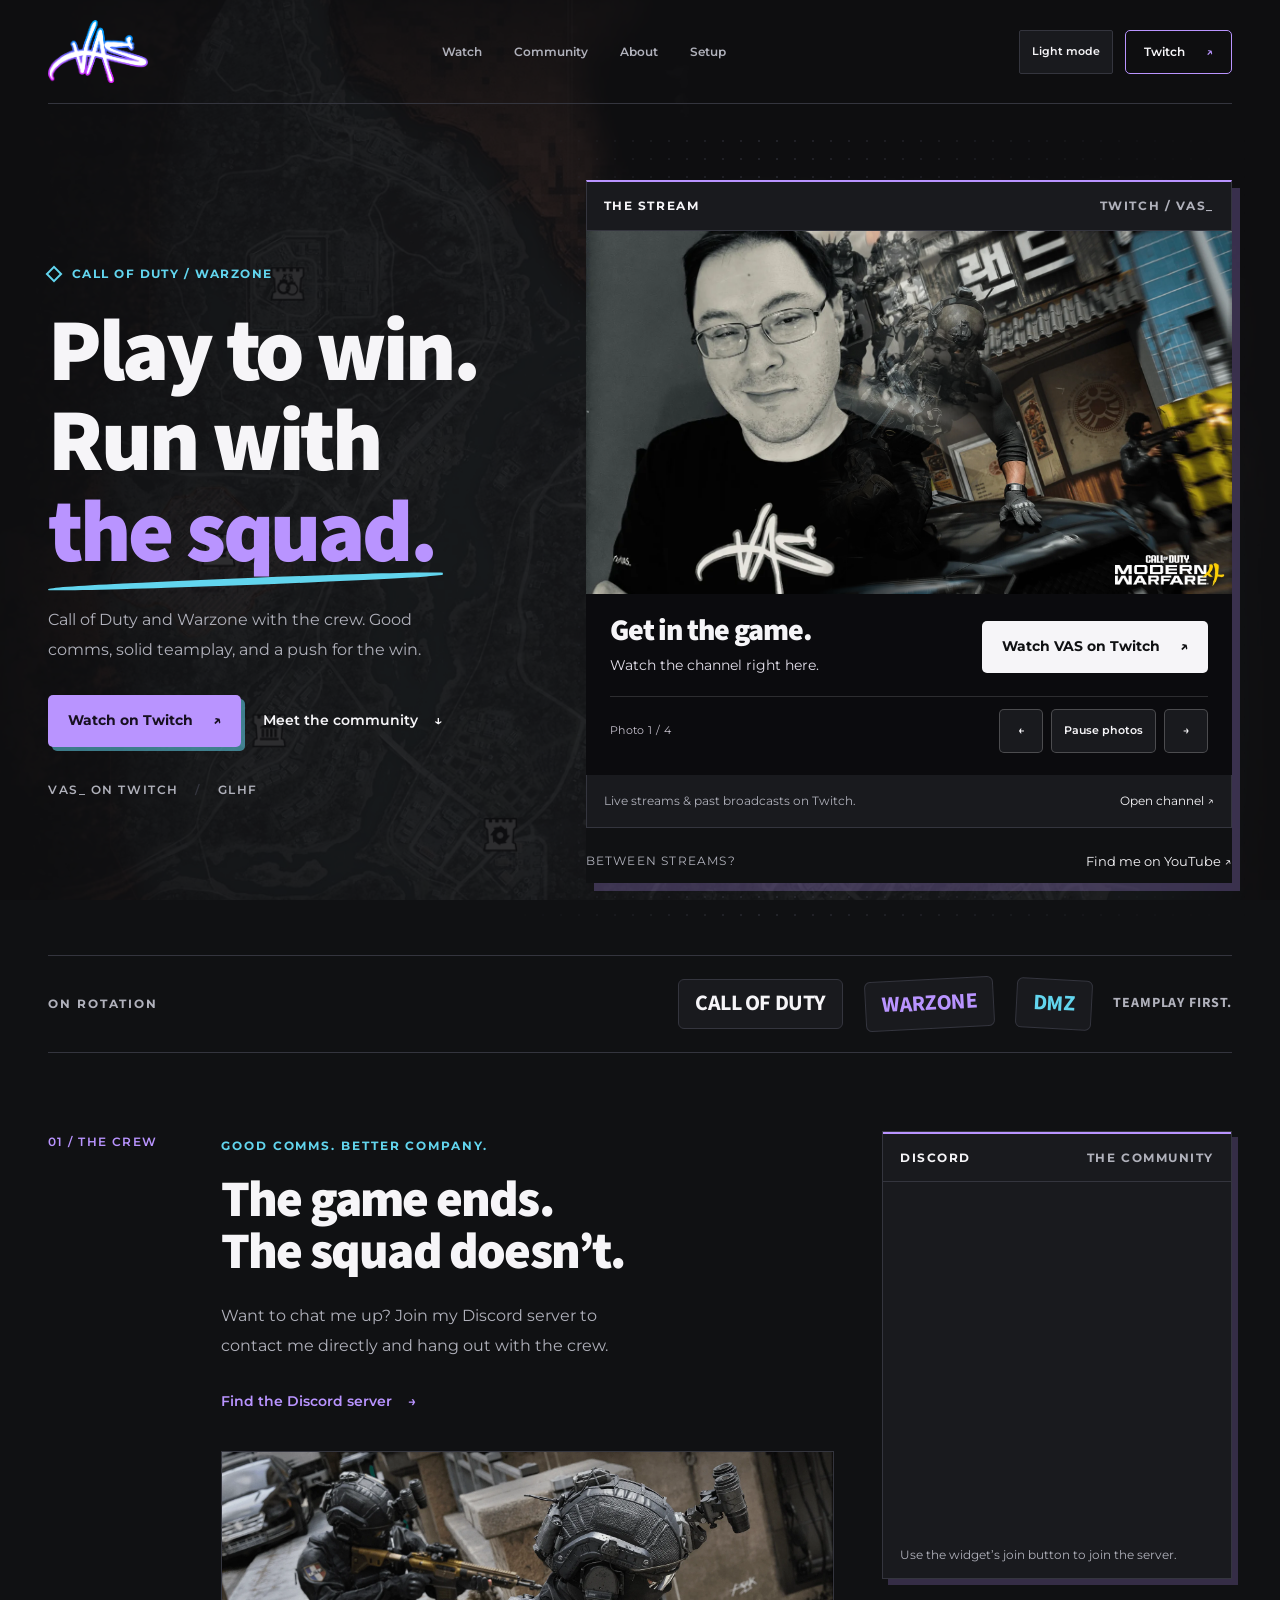
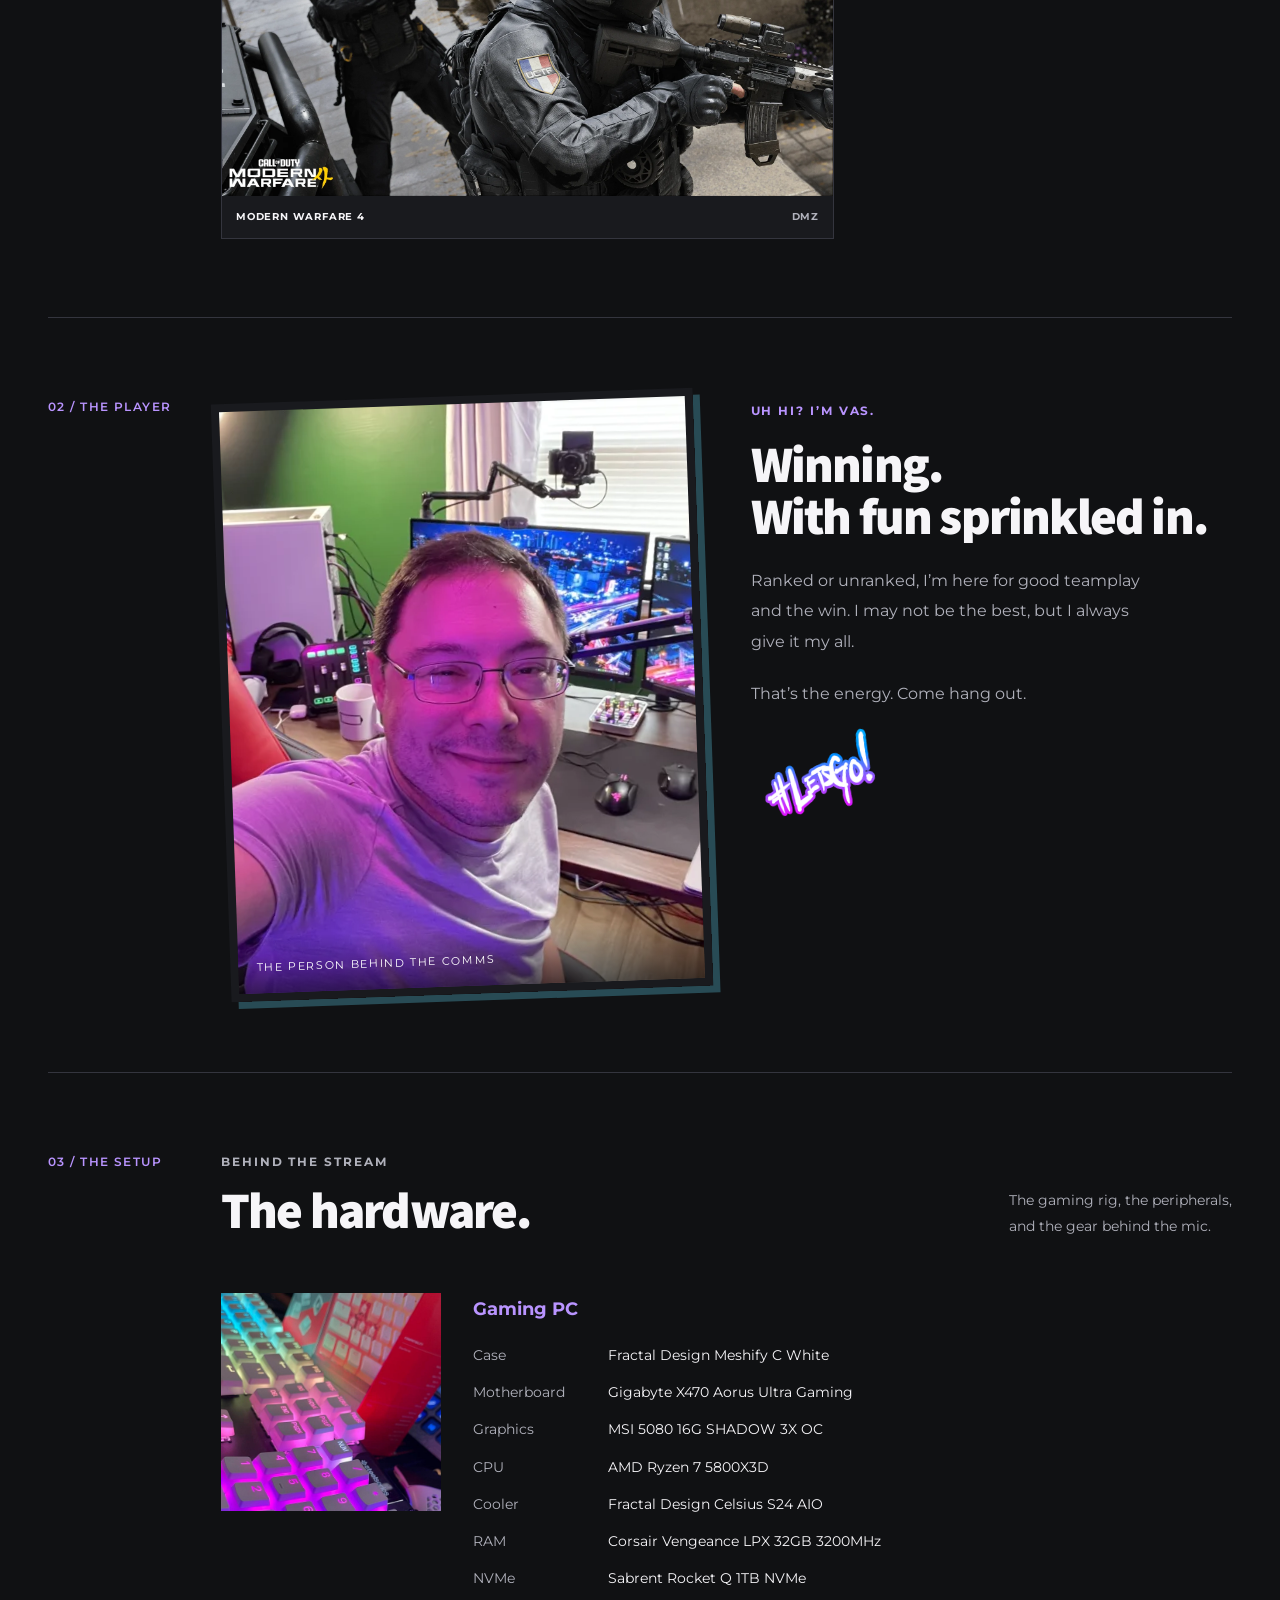
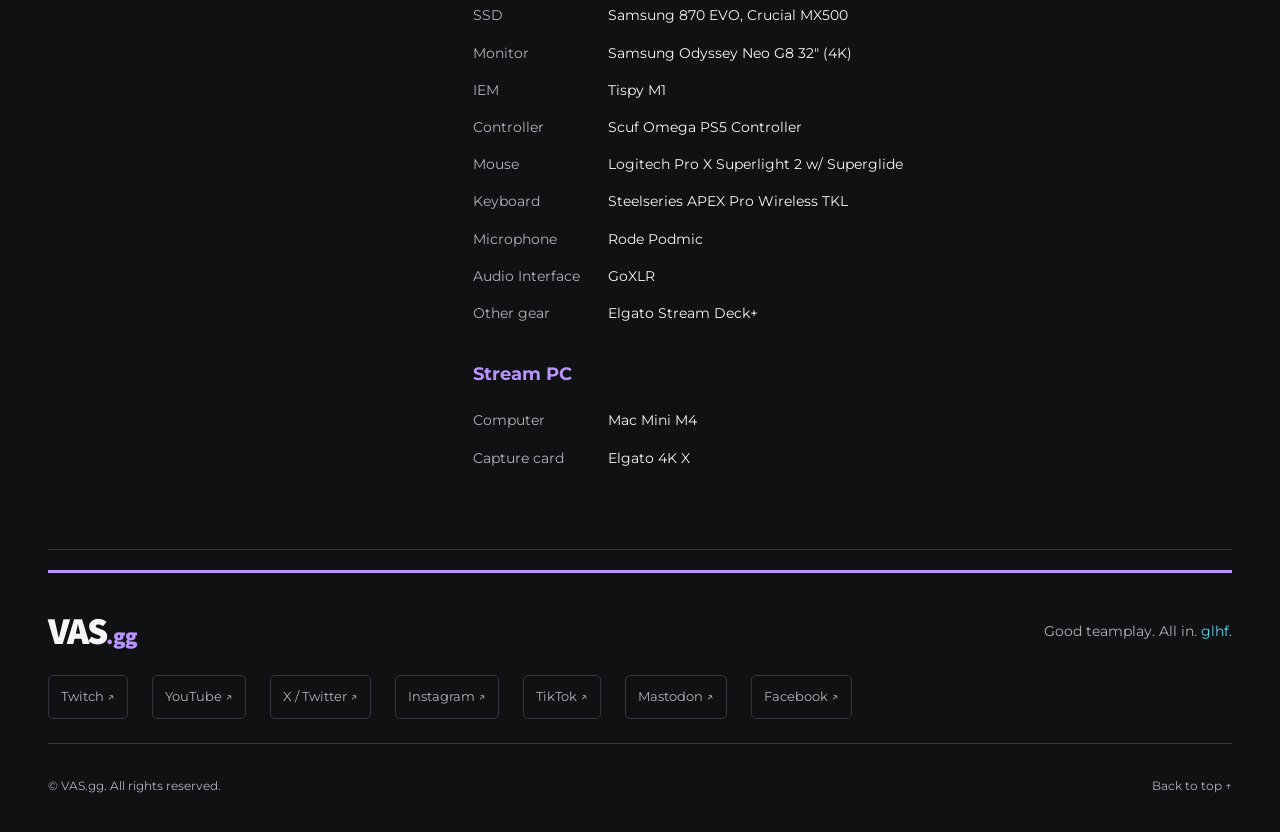
<file: index.html>
<!doctype html>
<html lang="en">
<head>
  <meta charset="utf-8">
  <meta name="viewport" content="width=device-width, initial-scale=1">
  <meta name="color-scheme" content="dark light">
  <script src="assets/js/theme.js"></script>
  <title>VAS.gg — Play to win. Run with the squad.</title>
  <meta name="description" content="Call of Duty and Warzone with VAS. Good comms, solid teamplay, and a push for the win. Watch on Twitch and join the community.">
  <meta property="og:title" content="VAS.gg — Play to win. Run with the squad.">
  <meta property="og:description" content="Call of Duty and Warzone with the crew. Watch VAS on Twitch and join the community.">
  <meta property="og:type" content="website">
  <meta property="og:site_name" content="VAS.gg">
  <meta property="og:url" content="https://vas.gg">
  <link rel="canonical" href="https://vas.gg">
  <meta property="og:image" content="https://vas.gg/assets/images/image02.jpg">
  <meta name="twitter:card" content="summary_large_image">
  <link rel="icon" href="assets/images/vas-favicon-v3.png" type="image/png" sizes="32x32">
  <link rel="apple-touch-icon" href="assets/images/apple-touch-icon.png" sizes="180x180">
  <link rel="preconnect" href="https://fonts.googleapis.com">
  <link rel="preconnect" href="https://fonts.gstatic.com" crossorigin>
  <link href="https://fonts.googleapis.com/css2?family=Montserrat:wght@400;500;600;700&family=Source+Sans+3:wght@600;700;900&display=swap" rel="stylesheet">
  <link rel="stylesheet" href="assets/css/streaming.css">
<script async src="//www.googletagmanager.com/gtag/js?id=G-HN4649BPPJ">
</script>
<script>window.dataLayer = window.dataLayer || [];function gtag(){dataLayer.push(arguments);}gtag('js', new Date());gtag('config', 'G-HN4649BPPJ', { 'send_page_view': false });gtag('event', 'page_view', { 'page_title': 'VAS.gg', 'page_location': 'https://vas.gg' });</script>
</head>
<body>
  <a class="skip-link" href="#main">Skip to content</a>
  <header class="site-header shell">
    <a class="brand-logo" href="#main" aria-label="VAS.gg home"><img src="assets/images/vas-drawn-logo.png" alt="VAS hand-drawn logo" width="442" height="279"></a>
    <nav aria-label="Main navigation">
      <a href="#watch">Watch</a><a href="#community">Community</a><a href="#about">About</a><a href="#setup">Setup</a>
    </nav>
    <div class="header-actions">
      <button id="theme-toggle" class="theme-toggle" type="button" aria-label="Light mode" aria-pressed="false" hidden><span aria-hidden="true" class="theme-icon">◐</span> <span>Light mode</span></button>
      <a class="header-cta" href="https://twitch.tv/VAS_">Twitch <span aria-hidden="true">↗</span></a>
    </div>
  </header>

  <main id="main">
    <section class="hero shell" aria-labelledby="hero-title">
      <div class="hero-copy">
        <p class="eyebrow"><span class="tiny-line" aria-hidden="true"></span> CALL OF DUTY / WARZONE</p>
        <h1 id="hero-title">Play to win.<br>Run with<br><span>the squad.</span></h1>
        <p class="hero-description">Call of Duty and Warzone with the crew. Good comms, solid teamplay, and a push for the win.</p>
        <div class="actions">
          <a class="button primary" href="https://twitch.tv/VAS_">Watch on Twitch <span aria-hidden="true">↗</span></a>
          <a class="text-link" href="#community">Meet the community <span aria-hidden="true">↓</span></a>
        </div>
        <p class="handle">VAS_ ON TWITCH <span aria-hidden="true">/</span> GLHF</p>
      </div>
      <div class="watch-block" id="watch">

        <div class="panel-label"><span>THE STREAM</span><span>TWITCH / VAS_</span></div>
        <div class="stream-screen" id="stream-screen">
          <div class="stream-art">
            <img class="stream-poster" src="assets/images/MW4_MP_003_BRANDED.webp" alt="Modern Warfare 4 multiplayer press image: an operator vaulting over a car on a city street" width="1920" height="1080" fetchpriority="high">
            <img class="stream-portrait is-current" src="assets/images/vas-shirt.webp" alt="Black-and-white portrait of VAS wearing his hand-drawn logo shirt" width="900" height="900" fetchpriority="high" aria-hidden="false" style="--portrait-position: 45% 20%">
            <img class="stream-portrait" src="assets/images/vas-purple-room.webp" alt="VAS in his purple-lit gaming room" width="480" height="360" aria-hidden="true" style="--portrait-position: 45% center">
            <img class="stream-portrait" src="assets/images/vas-outdoors.webp" alt="VAS outdoors wearing an Overwatch League shirt" width="900" height="1200" aria-hidden="true" style="--portrait-position: 50% 30%">
            <img class="stream-portrait" src="assets/images/vas-red-hoodie.webp" alt="VAS in a red hoodie holding a matching cap in front of autumn trees" width="900" height="899" aria-hidden="true" style="--portrait-position: 45% 25%">
          </div>
          <div class="stream-intro" id="stream-intro">

            <h2>Get in the game.</h2>
            <p>Watch the channel right here.</p>
            <a class="button light" id="load-stream" href="https://twitch.tv/VAS_">Watch VAS on Twitch <span aria-hidden="true">↗</span></a>
            <div class="portrait-controls" id="portrait-controls" role="group" aria-label="Portrait slideshow controls" hidden>
              <span id="portrait-count" aria-live="off">Photo 1 / 4</span>
              <button id="portrait-previous" type="button" aria-label="Previous photo">←</button>
              <button id="portrait-toggle" type="button" aria-label="Pause photo slideshow">Pause photos</button>
              <button id="portrait-next" type="button" aria-label="Next photo">→</button>
            </div>
          </div>
        </div>
        <div class="stream-footer"><p id="stream-note" aria-live="polite">Live streams &amp; past broadcasts on Twitch.</p><a href="https://twitch.tv/VAS_">Open channel <span aria-hidden="true">↗</span></a></div>
        <div class="watch-after"><span>BETWEEN STREAMS?</span><a href="https://www.youtube.com/channel/UCvsvELTuAvQC2PiTFzVC4YA">Find me on YouTube <span aria-hidden="true">↗</span></a></div>
      </div>
    </section>

    <div class="rotation shell" aria-label="Stream focus"><span class="eyebrow">ON ROTATION</span><span>CALL OF DUTY</span><span>WARZONE</span><span>DMZ</span><span class="rotation-end">TEAMPLAY FIRST.</span></div>

    <section class="community shell section" id="community" aria-labelledby="community-title">
      <div class="section-index">01 / THE CREW</div>
      <div class="community-copy">
        <p class="eyebrow">GOOD COMMS. BETTER COMPANY.</p>
        <h2 id="community-title">The game ends.<br>The squad doesn’t.</h2>
        <p>Want to chat me up? Join my Discord server to contact me directly and hang out with the crew.</p>
        <a class="text-link" href="#discord-server">Find the Discord server <span aria-hidden="true">→</span></a>
        <figure class="press-scene">
          <img src="assets/images/MW4_CAM_010_BRANDED.webp" alt="Modern Warfare 4 campaign press image: two operators moving together through a narrow street" width="1920" height="1080" loading="lazy">
          <figcaption>MODERN WARFARE 4 <span>DMZ</span></figcaption>
        </figure>
      </div>
      <div class="discord-panel" id="discord-server">
        <div class="panel-label"><span>DISCORD</span><span>THE COMMUNITY</span></div>
        <iframe title="VAS Discord community — use the join button to join" src="https://discord.com/widget?id=730474633354150029&amp;theme=dark" width="350" height="350" loading="lazy" sandbox="allow-popups allow-popups-to-escape-sandbox allow-same-origin allow-scripts"></iframe>
        <p>Use the widget’s join button to join the server.</p>
      </div>
    </section>

    <section class="about shell section" id="about" aria-labelledby="about-title">
      <div class="section-index">02 / THE PLAYER</div>
      <div class="about-photo"><img src="assets/images/vas-setup.webp" alt="VAS at his multi-monitor streaming setup under purple lighting" width="1200" height="676" loading="lazy"><span>THE PERSON BEHIND THE COMMS</span></div>
      <div class="about-copy">
        <p class="eyebrow">UH HI? I’M VAS.</p>
        <h2 id="about-title">Winning.<br>With fun sprinkled in.</h2>
        <p>Ranked or unranked, I’m here for good teamplay and the win. I may not be the best, but I always give it my all.</p>
        <p>That’s the energy. Come hang out.</p>
        <img class="signature" src="assets/images/image01.png" alt="Let’s go!" width="332" height="206" loading="lazy">
      </div>
    </section>

    <section class="setup shell section" id="setup" aria-labelledby="setup-title">
      <div class="section-index">03 / THE SETUP</div>
      <div class="setup-content">
        <div class="setup-heading"><div><p class="eyebrow">BEHIND THE STREAM</p><h2 id="setup-title">The hardware.</h2></div><p>The gaming rig, the peripherals,<br>and the gear behind the mic.</p></div>
          <div class="setup-expanded">
            <div class="setup-photo"><img src="assets/images/image06.jpg" alt="Close-up of VAS’s illuminated keyboard" width="1135" height="1128" loading="lazy"></div>
            <div class="hardware-groups">
            <h3>Gaming PC</h3>
            <dl>
              <dt>Case</dt><dd>Fractal Design Meshify C White</dd>
              <dt>Motherboard</dt><dd>Gigabyte X470 Aorus Ultra Gaming</dd>
              <dt>Graphics</dt><dd>MSI 5080 16G SHADOW 3X OC</dd>
              <dt>CPU</dt><dd>AMD Ryzen 7 5800X3D</dd>
              <dt>Cooler</dt><dd>Fractal Design Celsius S24 AIO</dd>
              <dt>RAM</dt><dd>Corsair Vengeance LPX 32GB 3200MHz</dd>
              <dt>NVMe</dt><dd>Sabrent Rocket Q 1TB NVMe</dd>
              <dt>SSD</dt><dd>Samsung 870 EVO, Crucial MX500</dd>
              <dt>Monitor</dt><dd>Samsung Odyssey Neo G8 32&quot; (4K)</dd>
              <dt>IEM</dt><dd>Tispy M1</dd>
              <dt>Controller</dt><dd>Scuf Omega PS5 Controller</dd>
              <dt>Mouse</dt><dd>Logitech Pro X Superlight 2 w/ Superglide</dd>
              <dt>Keyboard</dt><dd>Steelseries APEX Pro Wireless TKL</dd>
              <dt>Microphone</dt><dd>Rode Podmic</dd>
              <dt>Audio Interface</dt><dd>GoXLR</dd>
              <dt>Other gear</dt><dd>Elgato Stream Deck+</dd>
            </dl>
            <h3>Stream PC</h3>
            <dl>
              <dt>Computer</dt><dd>Mac Mini M4</dd>
              <dt>Capture card</dt><dd>Elgato 4K X</dd>
            </dl>
            </div>
          </div>
      </div>
    </section>
  </main>

  <footer class="site-footer shell">
    <div class="footer-top"><a class="wordmark" href="#main">VAS<span>.gg</span></a><p>Good teamplay. All in. <span>glhf.</span></p></div>
    <nav class="social-links" aria-label="Social links">
      <a href="https://twitch.tv/VAS_">Twitch ↗</a>
      <a href="https://www.youtube.com/channel/UCvsvELTuAvQC2PiTFzVC4YA">YouTube ↗</a>
      <a href="https://twitter.com/VAS_9K">X / Twitter ↗</a>
      <a href="https://www.instagram.com/vas_9k/">Instagram ↗</a>
      <a href="https://tiktok.com/@VAS_9K">TikTok ↗</a>
      <a href="https://mastodon.world/@VAS" rel="me">Mastodon ↗</a>
      <a href="https://fb.gg/vas.overwatch">Facebook ↗</a>
    </nav>
    <div class="footer-bottom"><p>© VAS.gg. All rights reserved.</p><a href="#main">Back to top ↑</a></div>
  </footer>
  <script src="assets/js/streaming.js" defer></script>
  <script src="assets/js/portraits.js" defer></script>
</body>
</html>
</file>
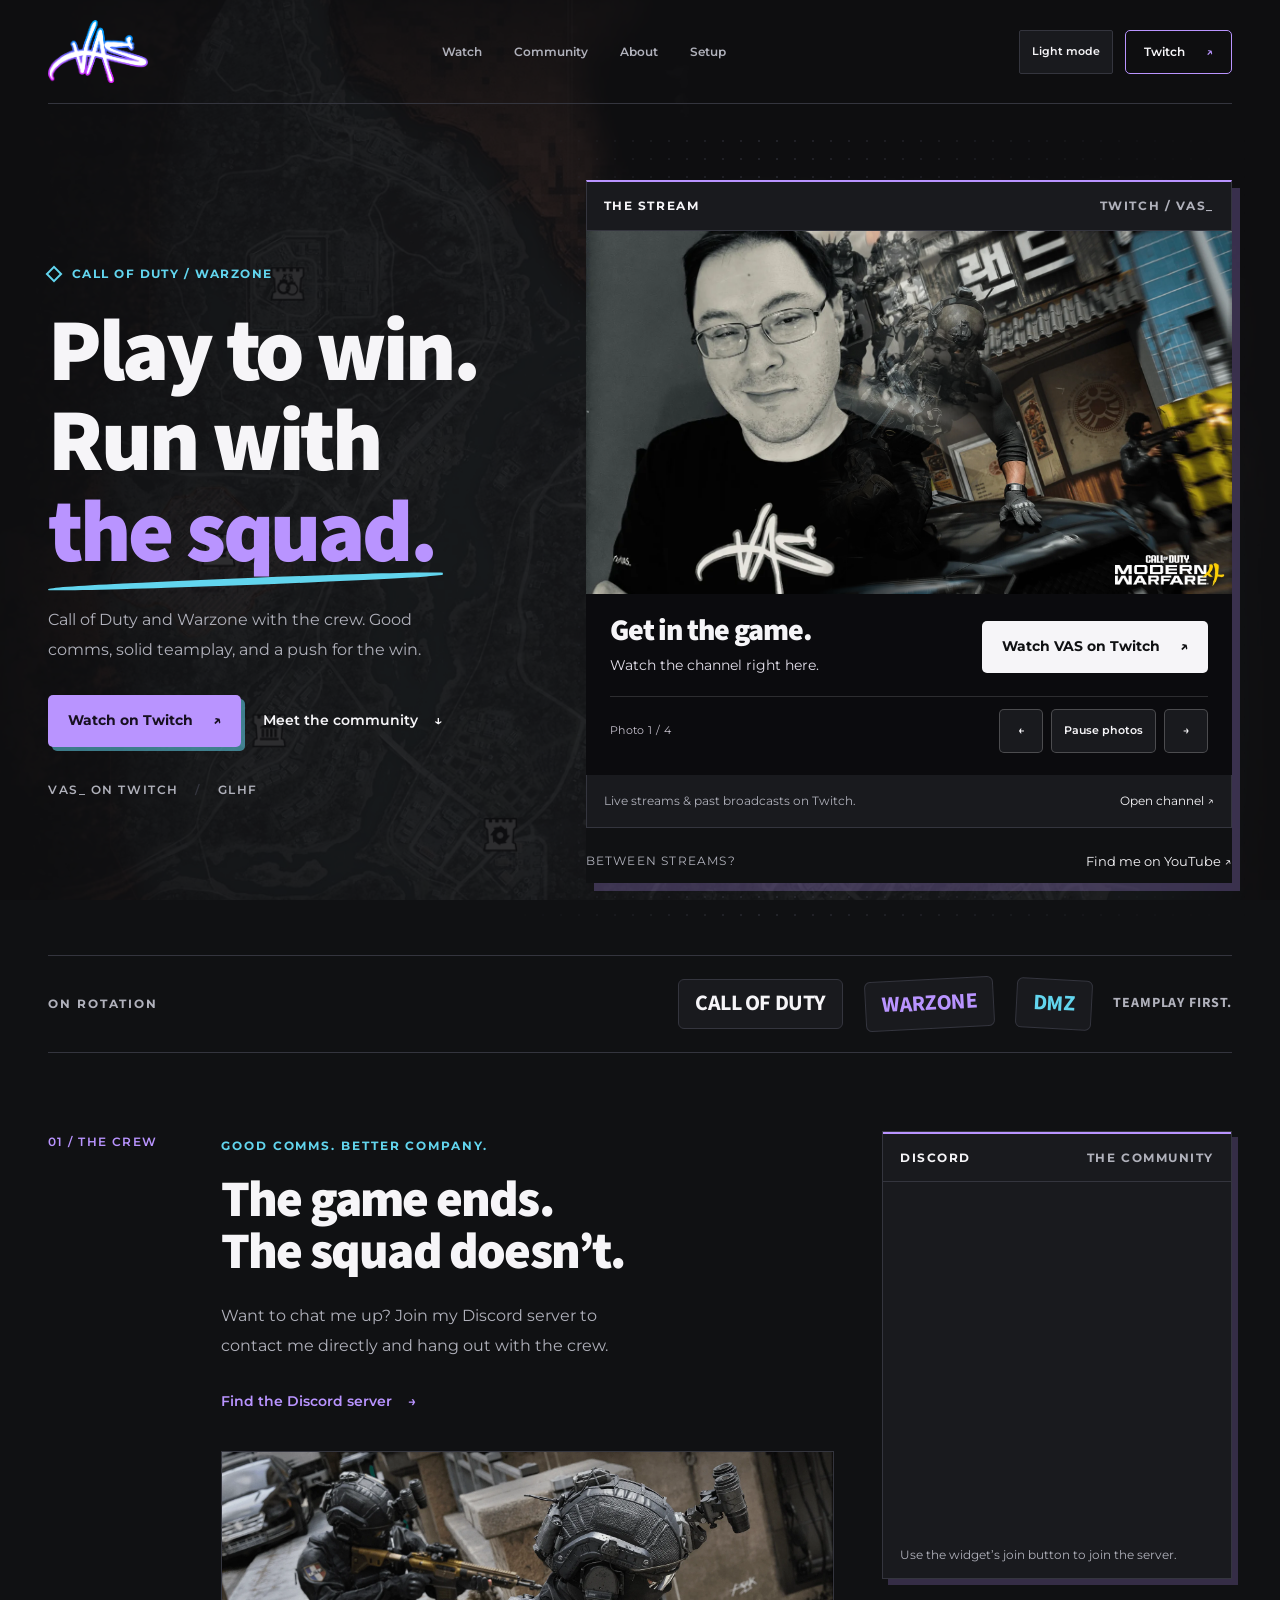
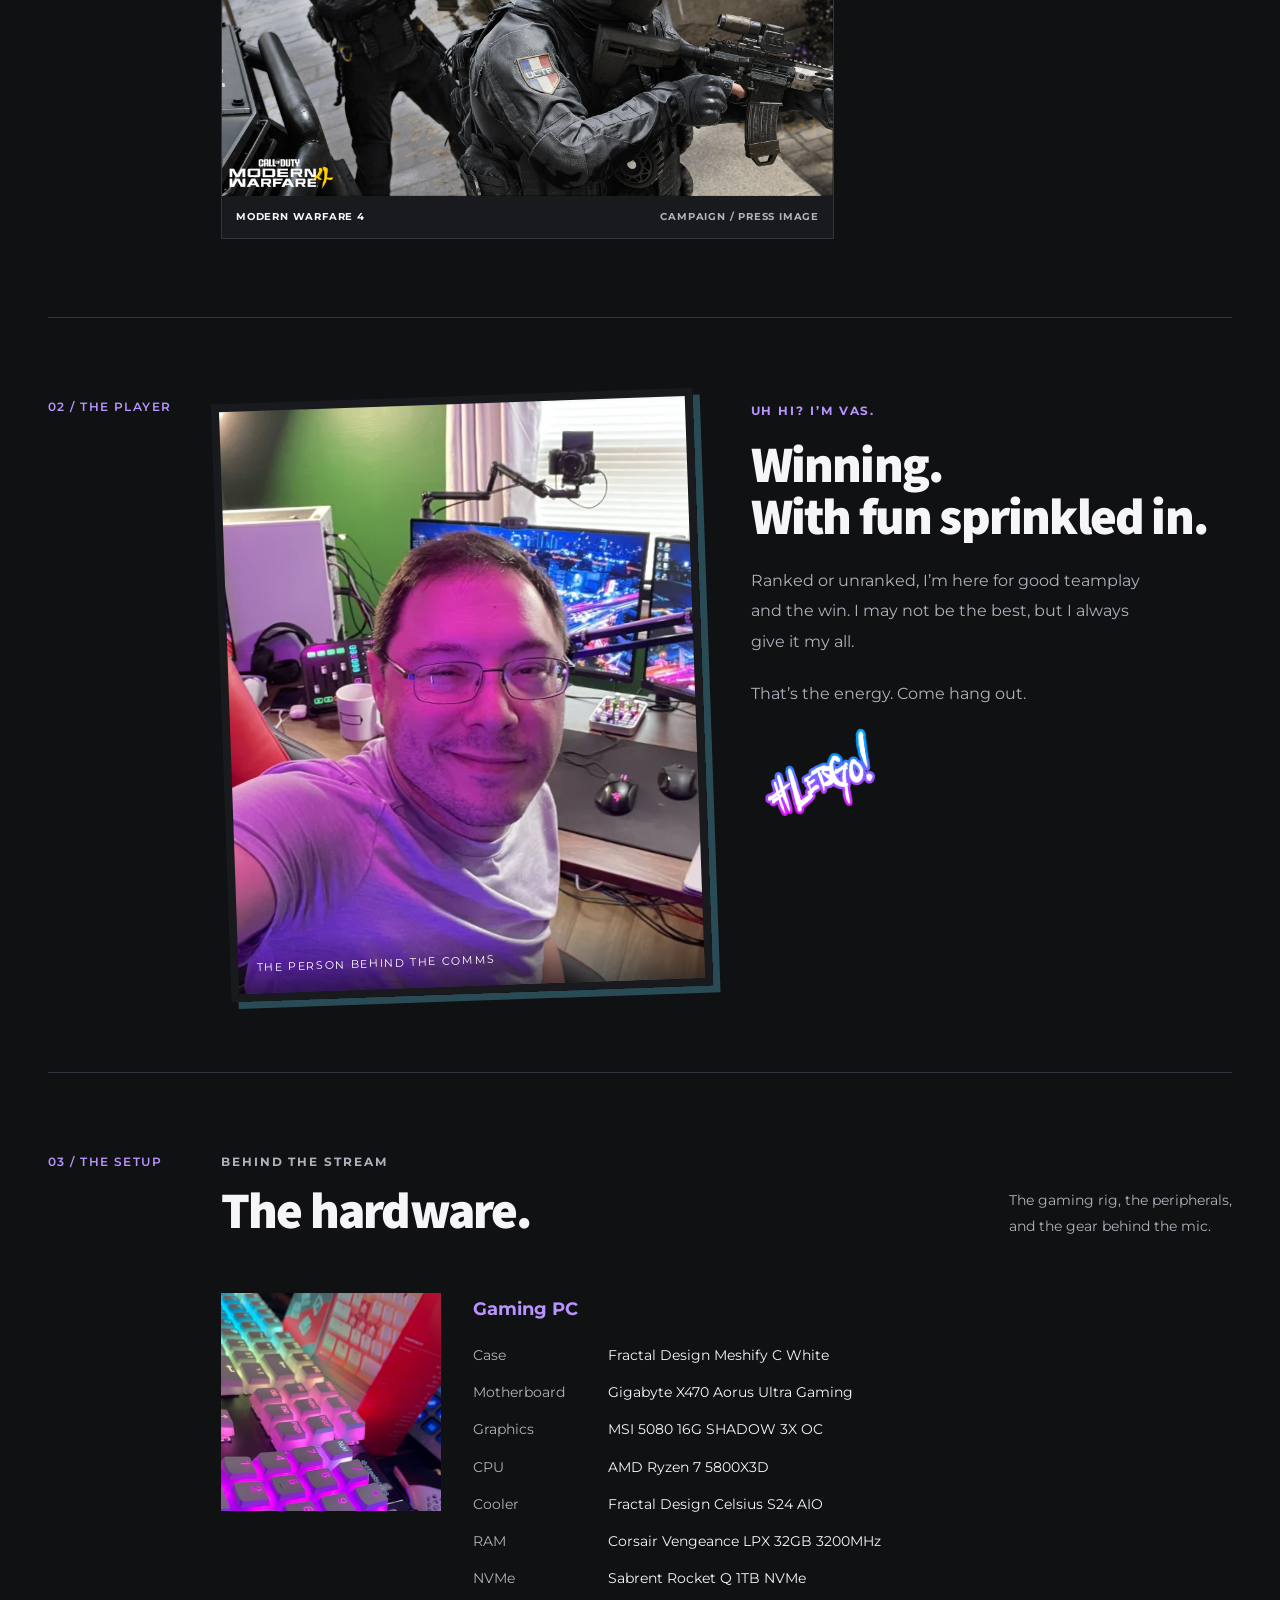
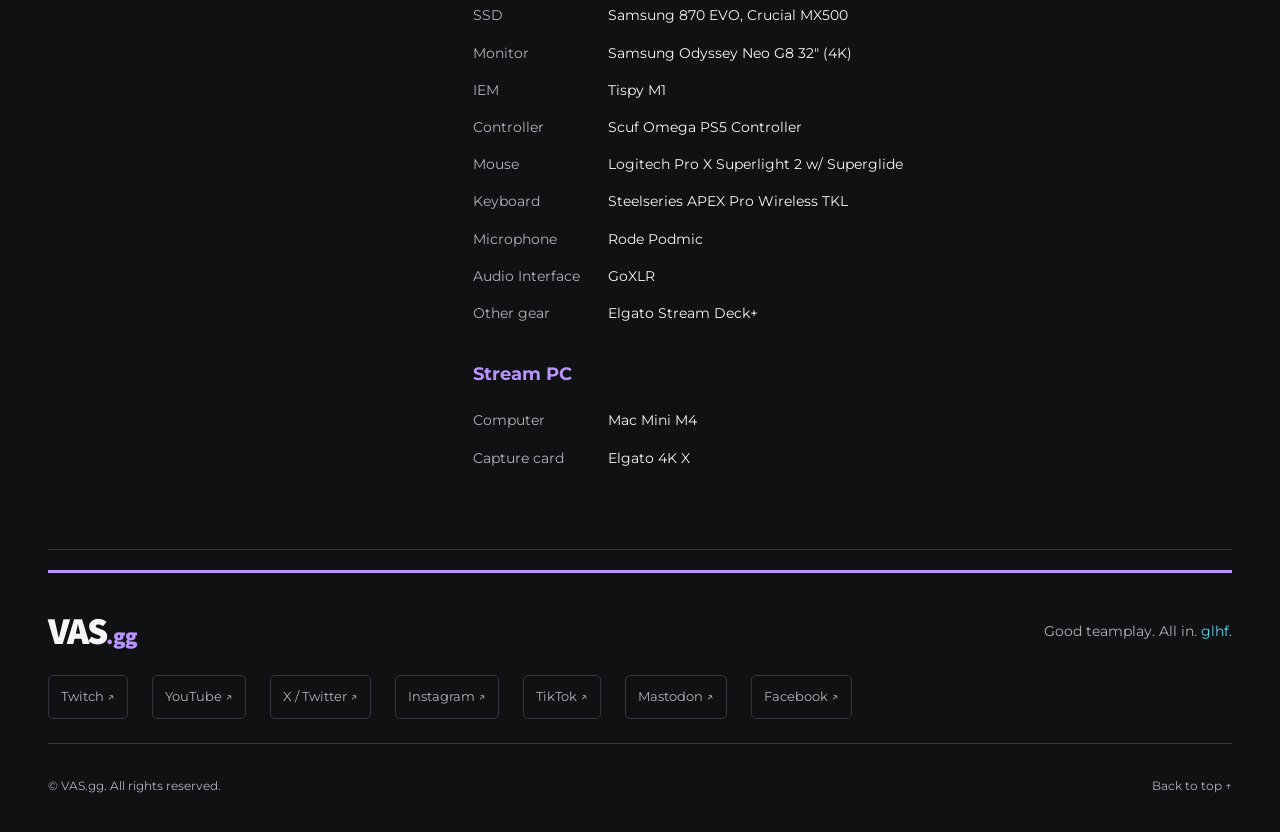
<file: preview.html>
<!doctype html>
<html lang="en">
<head>
  <meta charset="utf-8">
  <meta name="viewport" content="width=device-width, initial-scale=1">
  <meta name="color-scheme" content="dark light">
  <script src="assets/js/theme.js"></script>
  <meta name="robots" content="noindex">
  <title>VAS.gg — Play to win. Run with the squad.</title>
  <meta name="description" content="Call of Duty and Warzone with VAS. Good comms, solid teamplay, and a push for the win. Watch on Twitch and join the community.">
  <meta property="og:title" content="VAS.gg — Play to win. Run with the squad.">
  <meta property="og:description" content="Call of Duty and Warzone with the crew. Watch VAS on Twitch and join the community.">
  <meta property="og:type" content="website">
  <meta property="og:image" content="https://vas.gg/assets/images/image02.jpg">
  <meta name="twitter:card" content="summary_large_image">
  <link rel="icon" href="assets/images/vas-favicon-v3.png" type="image/png" sizes="32x32">
  <link rel="apple-touch-icon" href="assets/images/apple-touch-icon.png" sizes="180x180">
  <link rel="preconnect" href="https://fonts.googleapis.com">
  <link rel="preconnect" href="https://fonts.gstatic.com" crossorigin>
  <link href="https://fonts.googleapis.com/css2?family=Montserrat:wght@400;500;600;700&family=Source+Sans+3:wght@600;700;900&display=swap" rel="stylesheet">
  <link rel="stylesheet" href="assets/css/streaming.css">
</head>
<body>
  <a class="skip-link" href="#main">Skip to content</a>
  <header class="site-header shell">
    <a class="brand-logo" href="#main" aria-label="VAS.gg home"><img src="assets/images/vas-drawn-logo.png" alt="VAS hand-drawn logo" width="442" height="279"></a>
    <nav aria-label="Main navigation">
      <a href="#watch">Watch</a><a href="#community">Community</a><a href="#about">About</a><a href="#setup">Setup</a>
    </nav>
    <div class="header-actions">
      <button id="theme-toggle" class="theme-toggle" type="button" aria-label="Light mode" aria-pressed="false" hidden><span aria-hidden="true" class="theme-icon">◐</span> <span>Light mode</span></button>
      <a class="header-cta" href="https://twitch.tv/VAS_">Twitch <span aria-hidden="true">↗</span></a>
    </div>
  </header>

  <main id="main">
    <section class="hero shell" aria-labelledby="hero-title">
      <div class="hero-copy">
        <p class="eyebrow"><span class="tiny-line" aria-hidden="true"></span> CALL OF DUTY / WARZONE</p>
        <h1 id="hero-title">Play to win.<br>Run with<br><span>the squad.</span></h1>
        <p class="hero-description">Call of Duty and Warzone with the crew. Good comms, solid teamplay, and a push for the win.</p>
        <div class="actions">
          <a class="button primary" href="https://twitch.tv/VAS_">Watch on Twitch <span aria-hidden="true">↗</span></a>
          <a class="text-link" href="#community">Meet the community <span aria-hidden="true">↓</span></a>
        </div>
        <p class="handle">VAS_ ON TWITCH <span aria-hidden="true">/</span> GLHF</p>
      </div>
      <div class="watch-block" id="watch">

        <div class="panel-label"><span>THE STREAM</span><span>TWITCH / VAS_</span></div>
        <div class="stream-screen" id="stream-screen">
          <div class="stream-art">
            <img class="stream-poster" src="assets/images/MW4_MP_003_BRANDED.webp" alt="Modern Warfare 4 multiplayer press image: an operator vaulting over a car on a city street" width="1920" height="1080" fetchpriority="high">
            <img class="stream-portrait is-current" src="assets/images/vas-shirt.webp" alt="Black-and-white portrait of VAS wearing his hand-drawn logo shirt" width="900" height="900" fetchpriority="high" aria-hidden="false" style="--portrait-position: 45% 20%">
            <img class="stream-portrait" src="assets/images/vas-purple-room.webp" alt="VAS in his purple-lit gaming room" width="480" height="360" aria-hidden="true" style="--portrait-position: 45% center">
            <img class="stream-portrait" src="assets/images/vas-outdoors.webp" alt="VAS outdoors wearing an Overwatch League shirt" width="900" height="1200" aria-hidden="true" style="--portrait-position: 50% 30%">
            <img class="stream-portrait" src="assets/images/vas-red-hoodie.webp" alt="VAS in a red hoodie holding a matching cap in front of autumn trees" width="900" height="899" aria-hidden="true" style="--portrait-position: 45% 25%">
          </div>
          <div class="stream-intro" id="stream-intro">

            <h2>Get in the game.</h2>
            <p>Watch the channel right here.</p>
            <a class="button light" id="load-stream" href="https://twitch.tv/VAS_">Watch VAS on Twitch <span aria-hidden="true">↗</span></a>
            <div class="portrait-controls" id="portrait-controls" role="group" aria-label="Portrait slideshow controls" hidden>
              <span id="portrait-count" aria-live="off">Photo 1 / 4</span>
              <button id="portrait-previous" type="button" aria-label="Previous photo">←</button>
              <button id="portrait-toggle" type="button" aria-label="Pause photo slideshow">Pause photos</button>
              <button id="portrait-next" type="button" aria-label="Next photo">→</button>
            </div>
          </div>
        </div>
        <div class="stream-footer"><p id="stream-note" aria-live="polite">Live streams &amp; past broadcasts on Twitch.</p><a href="https://twitch.tv/VAS_">Open channel <span aria-hidden="true">↗</span></a></div>
        <div class="watch-after"><span>BETWEEN STREAMS?</span><a href="https://www.youtube.com/channel/UCvsvELTuAvQC2PiTFzVC4YA">Find me on YouTube <span aria-hidden="true">↗</span></a></div>
      </div>
    </section>

    <div class="rotation shell" aria-label="Stream focus"><span class="eyebrow">ON ROTATION</span><span>CALL OF DUTY</span><span>WARZONE</span><span>DMZ</span><span class="rotation-end">TEAMPLAY FIRST.</span></div>

    <section class="community shell section" id="community" aria-labelledby="community-title">
      <div class="section-index">01 / THE CREW</div>
      <div class="community-copy">
        <p class="eyebrow">GOOD COMMS. BETTER COMPANY.</p>
        <h2 id="community-title">The game ends.<br>The squad doesn’t.</h2>
        <p>Want to chat me up? Join my Discord server to contact me directly and hang out with the crew.</p>
        <a class="text-link" href="#discord-server">Find the Discord server <span aria-hidden="true">→</span></a>
        <figure class="press-scene">
          <img src="assets/images/MW4_CAM_010_BRANDED.webp" alt="Modern Warfare 4 campaign press image: two operators moving together through a narrow street" width="1920" height="1080" loading="lazy">
          <figcaption>MODERN WARFARE 4 <span>CAMPAIGN / PRESS IMAGE</span></figcaption>
        </figure>
      </div>
      <div class="discord-panel" id="discord-server">
        <div class="panel-label"><span>DISCORD</span><span>THE COMMUNITY</span></div>
        <iframe title="VAS Discord community — use the join button to join" src="https://discord.com/widget?id=730474633354150029&amp;theme=dark" width="350" height="350" loading="lazy" sandbox="allow-popups allow-popups-to-escape-sandbox allow-same-origin allow-scripts"></iframe>
        <p>Use the widget’s join button to join the server.</p>
      </div>
    </section>

    <section class="about shell section" id="about" aria-labelledby="about-title">
      <div class="section-index">02 / THE PLAYER</div>
      <div class="about-photo"><img src="assets/images/vas-setup.webp" alt="VAS at his multi-monitor streaming setup under purple lighting" width="1200" height="676" loading="lazy"><span>THE PERSON BEHIND THE COMMS</span></div>
      <div class="about-copy">
        <p class="eyebrow">UH HI? I’M VAS.</p>
        <h2 id="about-title">Winning.<br>With fun sprinkled in.</h2>
        <p>Ranked or unranked, I’m here for good teamplay and the win. I may not be the best, but I always give it my all.</p>
        <p>That’s the energy. Come hang out.</p>
        <img class="signature" src="assets/images/image01.png" alt="Let’s go!" width="332" height="206" loading="lazy">
      </div>
    </section>

    <section class="setup shell section" id="setup" aria-labelledby="setup-title">
      <div class="section-index">03 / THE SETUP</div>
      <div class="setup-content">
        <div class="setup-heading"><div><p class="eyebrow">BEHIND THE STREAM</p><h2 id="setup-title">The hardware.</h2></div><p>The gaming rig, the peripherals,<br>and the gear behind the mic.</p></div>
          <div class="setup-expanded">
            <div class="setup-photo"><img src="assets/images/image06.jpg" alt="Close-up of VAS’s illuminated keyboard" width="1135" height="1128" loading="lazy"></div>
            <div class="hardware-groups">
            <h3>Gaming PC</h3>
            <dl>
              <dt>Case</dt><dd>Fractal Design Meshify C White</dd>
              <dt>Motherboard</dt><dd>Gigabyte X470 Aorus Ultra Gaming</dd>
              <dt>Graphics</dt><dd>MSI 5080 16G SHADOW 3X OC</dd>
              <dt>CPU</dt><dd>AMD Ryzen 7 5800X3D</dd>
              <dt>Cooler</dt><dd>Fractal Design Celsius S24 AIO</dd>
              <dt>RAM</dt><dd>Corsair Vengeance LPX 32GB 3200MHz</dd>
              <dt>NVMe</dt><dd>Sabrent Rocket Q 1TB NVMe</dd>
              <dt>SSD</dt><dd>Samsung 870 EVO, Crucial MX500</dd>
              <dt>Monitor</dt><dd>Samsung Odyssey Neo G8 32&quot; (4K)</dd>
              <dt>IEM</dt><dd>Tispy M1</dd>
              <dt>Controller</dt><dd>Scuf Omega PS5 Controller</dd>
              <dt>Mouse</dt><dd>Logitech Pro X Superlight 2 w/ Superglide</dd>
              <dt>Keyboard</dt><dd>Steelseries APEX Pro Wireless TKL</dd>
              <dt>Microphone</dt><dd>Rode Podmic</dd>
              <dt>Audio Interface</dt><dd>GoXLR</dd>
              <dt>Other gear</dt><dd>Elgato Stream Deck+</dd>
            </dl>
            <h3>Stream PC</h3>
            <dl>
              <dt>Computer</dt><dd>Mac Mini M4</dd>
              <dt>Capture card</dt><dd>Elgato 4K X</dd>
            </dl>
            </div>
          </div>
      </div>
    </section>
  </main>

  <footer class="site-footer shell">
    <div class="footer-top"><a class="wordmark" href="#main">VAS<span>.gg</span></a><p>Good teamplay. All in. <span>glhf.</span></p></div>
    <nav class="social-links" aria-label="Social links">
      <a href="https://twitch.tv/VAS_">Twitch ↗</a>
      <a href="https://www.youtube.com/channel/UCvsvELTuAvQC2PiTFzVC4YA">YouTube ↗</a>
      <a href="https://twitter.com/VAS_9K">X / Twitter ↗</a>
      <a href="https://www.instagram.com/vas_9k/">Instagram ↗</a>
      <a href="https://tiktok.com/@VAS_9K">TikTok ↗</a>
      <a href="https://mastodon.world/@VAS" rel="me">Mastodon ↗</a>
      <a href="https://fb.gg/vas.overwatch">Facebook ↗</a>
    </nav>
    <div class="footer-bottom"><p>© VAS.gg. All rights reserved.</p><a href="#main">Back to top ↑</a></div>
  </footer>
  <script src="assets/js/streaming.js" defer></script>
  <script src="assets/js/portraits.js" defer></script>
</body>
</html>
</file>
<file: assets/css/streaming.css>
:root {
  color-scheme: dark;
  --bg: #101113;
  --surface: #191a1e;
  --ink: #f6f5f8;
  --muted: #b0b1bb;
  --line: #34353e;
  --purple: #b994ff;
  --cyan: #62d5ee;
  --heading: 'Source Sans 3', 'Arial Narrow', sans-serif;
  --body: 'Montserrat', sans-serif;
}
:root[data-theme="light"] {
  color-scheme: light;
  --bg: #f5f4f7; --surface: #ffffff; --ink: #202027;
  --muted: #5e5f6a; --line: #ceced8; --purple: #7440b8; --cyan: #087b92;
}
.header-actions { display: flex; align-items: center; gap: 12px; }
.theme-toggle { display: inline-flex; align-items: center; gap: 8px; min-height: 44px; padding: 8px 12px; border: 1px solid var(--line); border-radius: 2px; background: var(--surface); color: var(--ink); font-size: 11px; font-weight: 600; cursor: pointer; }
.theme-toggle:hover { border-color: var(--purple); }
.theme-toggle[aria-pressed="true"] { border-color: var(--purple); color: var(--purple); }
.theme-icon { font-size: 20px; line-height: 1; }
:root[data-theme="light"] .button.primary { color: #fff; }
:root[data-theme="light"] .button.primary:hover { background: #63329f; }
:root[data-theme="light"] .button.light { background: #f6f5f8; color: #202027; }
:root[data-theme="light"] .button.light:hover { background: #d0edf3; }
.stream-intro { color: #f6f5f8; }
@media (max-width: 620px) {
  .header-actions { gap: 8px; }
  .theme-toggle { padding-inline: 8px; }
  .header-actions .header-cta { padding-inline: 10px; }
  .header-actions .header-cta span { margin-left: 6px; }
}
/* Map-only Hajin backdrop; quiet enough to keep the content readable. */
:root { --map-opacity: .12; }
:root[data-theme="light"] { --map-opacity: .07; }
body { isolation: isolate; }
body::before {
  content: ''; position: fixed; inset: 0; z-index: -1; pointer-events: none;
  background: url('../images/dmz-hajin-map.webp') center / cover no-repeat;
  opacity: var(--map-opacity);
}
* { box-sizing: border-box; }
[hidden] { display: none !important; }
html { scroll-padding-top: 24px; }
body { margin: 0; background: var(--bg); color: var(--ink); font-family: var(--body); font-size: 16px; line-height: 1.8; }
a { color: inherit; text-decoration: none; }
button { font: inherit; }
a, button, summary { -webkit-tap-highlight-color: transparent; }
a:focus-visible, button:focus-visible, summary:focus-visible, iframe:focus-visible { outline: 3px solid var(--cyan); outline-offset: 5px; }
a:hover { color: var(--cyan); }
img { display: block; max-width: 100%; height: auto; }
iframe { display: block; border: 0; }
p, h1, h2 { margin: 0; }
h1, h2 { font-family: var(--heading); font-weight: 900; letter-spacing: -.035em; line-height: 1.02; text-wrap: balance; }
h2 { font-size: clamp(34px, 4vw, 52px); }
p { text-wrap: pretty; }
.shell { width: min(1240px, calc(100% - 96px)); margin-inline: auto; }
.skip-link { position: absolute; left: 20px; top: -100px; padding: 12px 20px; background: var(--cyan); color: var(--bg); z-index: 10; }
.skip-link:focus { top: 12px; }
.site-header { display: flex; align-items: center; justify-content: space-between; gap: 24px; min-height: 104px; border-bottom: 1px solid var(--line); }
.brand-logo { display: flex; align-items: center; flex-shrink: 0; min-height: 44px; padding-block: 8px; }
.brand-logo img { width: 100px; height: auto; }
:root[data-theme="light"] .brand-logo img {
  filter: drop-shadow(-3px 0 7px #b994ff80) drop-shadow(3px 0 7px #62d5ee60);
}
.wordmark { display: inline-flex; align-items: baseline; font-family: var(--heading); font-size: 38px; line-height: 1; font-weight: 900; letter-spacing: -.05em; }
.wordmark span { color: var(--purple); font-size: 23px; letter-spacing: -.02em; }
.site-header nav { display: flex; gap: 32px; }
.site-header nav a { display: flex; align-items: center; min-height: 44px; color: var(--muted); font-size: 12px; font-weight: 600; }
.site-header nav a:hover { color: var(--ink); }
.header-cta { border: 1px solid var(--line); padding: 10px 18px; min-height: 44px; font-weight: 600; font-size: 12px; }
.header-cta span { margin-left: 18px; color: var(--purple); }
.hero { display: grid; grid-template-columns: .85fr 1.15fr; gap: 60px; align-items: center; padding-block: 76px 72px; }
.eyebrow { font-size: 12px; font-weight: 700; letter-spacing: .16em; color: var(--muted); }
.hero-copy > .eyebrow { display: flex; align-items: center; gap: 12px; color: var(--cyan); }
.tiny-line { width: 24px; height: 2px; background: var(--cyan); }
h1 { font-size: clamp(62px, 6.9vw, 94px); margin-top: 24px; }
h1 span { color: var(--purple); }
.hero-description { color: var(--muted); max-width: 380px; margin-top: 26px; font-size: 16px; line-height: 1.9; }
.actions { display: flex; gap: 22px; align-items: center; flex-wrap: wrap; margin-top: 30px; }
.button { display: inline-flex; align-items: center; justify-content: center; gap: 20px; padding: 13px 20px; min-height: 48px; border: 0; border-radius: 2px; font-size: 14px; font-weight: 700; cursor: pointer; transition: background-color .15s, color .15s; }
.button.primary { background: var(--purple); color: #171020; }
.button.primary:hover { background: #d0b7ff; }
.button.light { color: #101113; background: var(--ink); }
.button.light:hover { background: var(--cyan); }
.text-link { display: inline-flex; align-items: center; gap: 16px; min-height: 44px; font-size: 14px; font-weight: 600; }
.handle { margin-top: 32px; color: var(--muted); font-size: 12px; letter-spacing: .13em; font-weight: 600; }
.handle span { margin-inline: 12px; color: var(--line); }
.watch-block { min-width: 0; }
.panel-label { display: flex; align-items: center; justify-content: space-between; gap: 12px; font-size: 12px; font-weight: 700; letter-spacing: .13em; padding: 13px 17px; border: 1px solid var(--line); border-top: 2px solid var(--purple); background: var(--surface); }
.panel-label span:last-child { color: var(--muted); }
.stream-screen { position: relative; width: 100%; overflow: hidden; background: #0b0b0e; }
.stream-art { position: relative; width: 100%; aspect-ratio: 16 / 9; overflow: hidden; }
.stream-poster { width: 100%; height: 100%; object-fit: contain; object-position: center; }
.stream-portrait {
  position: absolute; inset: 0 auto 0 0; width: 65%; height: 100%;
  object-fit: cover; object-position: var(--portrait-position, 55% center); pointer-events: none;
  opacity: 0;
  -webkit-mask-image: linear-gradient(90deg, #000 0%, #000 55%, transparent 100%);
  mask-image: linear-gradient(90deg, #000 0%, #000 55%, transparent 100%);
}
.stream-portrait.is-current { opacity: 1; }
.portrait-controls { grid-column: 1 / -1; display: flex; flex-wrap: wrap; align-items: center; gap: 8px; margin-top: 12px; padding-top: 12px; border-top: 1px solid #ffffff24; }
.portrait-controls > span { margin-right: auto; color: #c5c0cc; font-size: 11px; letter-spacing: .04em; }
.portrait-controls button { display: inline-flex; align-items: center; justify-content: center; min-width: 44px; min-height: 44px; padding: 8px 12px; border: 1px solid #ffffff38; border-radius: 5px; background: #191a1e; color: #f6f5f8; font-size: 11px; font-weight: 600; cursor: pointer; }
.portrait-controls button:is(:hover, :focus-visible) { border-color: #62d5ee; color: #62d5ee; }
@media (prefers-reduced-motion: no-preference) {
  .stream-portrait { transition: opacity 1s ease-in-out; }
}
.stream-intro { position: relative; display: grid; grid-template-columns: 1fr auto; gap: 6px 20px; align-items: center; padding: 22px 24px; background: #0b0b0e; }
.stream-intro h2 { font-size: 30px; }
.stream-intro p { grid-column: 1; font-size: 14px; color: #e4e0eb; }
.stream-intro .button { grid-column: 2; grid-row: 1 / 3; }
.stream-screen:has(> iframe) { min-height: 300px; }
.stream-screen > iframe { width: 100%; height: 100%; min-height: 300px; position: absolute; inset: 0; background: #0b0b0e; }
.stream-footer { display: flex; justify-content: space-between; gap: 12px; padding: 15px 17px; background: var(--surface); border: 1px solid var(--line); border-top: 0; font-size: 12px; }
.stream-footer p { color: var(--muted); }
.stream-footer a { white-space: nowrap; }
.watch-after { display: flex; align-items: center; justify-content: space-between; gap: 16px; padding: 22px 0 0; font-size: 13px; }
.watch-after > span { color: var(--muted); font-size: 12px; letter-spacing: .1em; }
.rotation { display: flex; align-items: center; gap: 40px; padding-block: 23px; border-block: 1px solid var(--line); font-family: var(--heading); font-size: 22px; font-weight: 700; letter-spacing: -.02em; }
.rotation .eyebrow { font-family: var(--body); margin-right: auto; }
.rotation-end { color: var(--muted); }
.section { padding-block: 78px; display: grid; column-gap: 48px; border-bottom: 1px solid var(--line); }
.section-index { color: var(--muted); font-size: 12px; font-weight: 600; letter-spacing: .12em; }
.community { grid-template-columns: 125px 1fr 350px; align-items: start; }
.community-copy { padding-top: 4px; }
.community-copy .eyebrow { color: var(--cyan); }
.community-copy h2, .about-copy h2 { margin-top: 18px; }
.community-copy > p:not(.eyebrow), .about-copy > p:not(.eyebrow) { color: var(--muted); max-width: 410px; margin-top: 22px; font-size: 16px; line-height: 1.9; }
.community-copy .text-link { margin-top: 18px; color: var(--purple); }
.press-scene { margin: 28px 0 0; border: 1px solid var(--line); background: var(--surface); }
.press-scene img { width: 100%; height: auto; aspect-ratio: 16 / 9; object-fit: contain; }
.press-scene figcaption { display: flex; flex-wrap: wrap; justify-content: space-between; gap: 4px 12px; padding: 12px 14px; color: var(--ink); font-size: 10px; font-weight: 700; letter-spacing: .08em; }
.press-scene figcaption span { color: var(--muted); }
.discord-panel { min-width: 0; background: var(--surface); border: 1px solid var(--line); }
.discord-panel .panel-label { border-inline: 0; }
.discord-panel iframe { width: 100%; height: 350px; }
.discord-panel > p { padding: 12px 17px; color: var(--muted); font-size: 12px; }
.about { grid-template-columns: 125px 1fr 1fr; align-items: start; }
.about-photo { position: relative; }
.about-photo img { width: 100%; aspect-ratio: 4/5; object-fit: cover; object-position: 55% center; }
.about-photo > span { position: absolute; bottom: 0; left: 0; right: 0; padding: 22px 18px 15px; background: linear-gradient(transparent, #0009); color: white; font-size: 11px; letter-spacing: .15em; }
.about-copy { padding-top: 4px; }
.about-copy .eyebrow { color: var(--purple); }
.signature { width: 118px; margin-top: 24px; }
.setup { grid-template-columns: 125px 1fr; }
.setup-heading { display: flex; justify-content: space-between; align-items: end; gap: 32px; margin-bottom: 26px; }
.setup-heading h2 { margin-top: 14px; }
.setup-heading > p { color: var(--muted); font-size: 14px; }
summary { display: flex; justify-content: space-between; align-items: center; padding: 18px 0; min-height: 56px; border-block: 1px solid var(--line); font-size: 14px; font-weight: 600; cursor: pointer; list-style: none; }
summary::-webkit-details-marker { display: none; }
.details-indicator { font-size: 26px; font-weight: 400; color: var(--purple); line-height: 1; }
details[open] .details-indicator { transform: rotate(45deg); }
.hardware-groups { min-width: 0; }
.hardware-groups h3 { margin: 0 0 18px; color: var(--purple); font-size: 18px; }
.hardware-groups dl + h3 { margin-top: 32px; }
.setup-expanded { display: grid; grid-template-columns: 220px 1fr; gap: 32px; padding-top: 28px; }
.setup-photo { position: relative; min-height: 0; align-self: start; }
.setup-photo img { display: block; width: 100%; height: auto; }
dl { display: grid; grid-template-columns: 115px 1fr; margin: 0; gap: 12px 20px; font-size: 14px; }
dt { color: var(--muted); } dd { margin: 0; }
.site-footer { padding-block: 40px 24px; }
.footer-top { display: flex; justify-content: space-between; align-items: center; }
.footer-top > p { color: var(--muted); font-size: 14px; }
.footer-top > p span { color: var(--cyan); }
.social-links { display: flex; flex-wrap: wrap; gap: 10px 24px; margin-block: 24px; }
.social-links a { display: flex; align-items: center; min-height: 44px; color: var(--muted); font-size: 13px; }
.social-links a:hover { color: var(--ink); }
.footer-bottom { border-top: 1px solid var(--line); padding-top: 20px; display: flex; justify-content: space-between; align-items: center; color: var(--muted); font-size: 12px; }
.footer-bottom a { display: flex; align-items: center; min-height: 44px; }
@media (max-width: 1100px) {
  .shell { width: calc(100% - 64px); }
  .hero { gap: 32px; grid-template-columns: .85fr 1fr; }
  h1 { font-size: clamp(62px, 7vw, 80px); }
  .community { grid-template-columns: 1fr 330px; }
  .section-index { grid-column: 1/-1; margin-bottom: 24px; }
  .about { grid-template-columns: 1fr 1fr; }
  .setup { grid-template-columns: 1fr; }
  .rotation { gap: 24px; font-size: 19px; }
}
@media (max-width: 850px) {
  .hero { grid-template-columns: 1fr; gap: 48px; padding-block: 48px; }
  h1 { font-size: clamp(64px, 10vw, 88px); }
  .hero-description { max-width: 460px; }

  .community { grid-template-columns: 1fr 300px; gap: 24px; }
  .section { padding-block: 52px; }
  .rotation { flex-wrap: wrap; gap: 10px 24px; }
  .rotation .eyebrow { width: 100%; }
  .rotation-end { margin-left: auto; }
  .site-header nav { gap: 20px; }
  .setup-expanded { grid-template-columns: 160px 1fr; gap: 24px; }
}
@media (max-width: 620px) {
  .shell { width: calc(100% - 40px); }
  .site-header { flex-wrap: wrap; gap: 4px 20px; padding-block: 20px 8px; }
  .site-header nav { order: 3; width: 100%; justify-content: space-between; gap: 10px; }
  .site-header nav a { font-size: 11px; }
  .wordmark { font-size: 34px; }
  .hero { padding-block: 38px 40px; gap: 36px; }
  h1 { font-size: clamp(57px, 13vw, 78px); margin-top: 20px; }
  .hero-description { font-size: 16px; }
  .actions { gap: 10px 20px; }
  .handle { margin-top: 20px; }
  .stream-intro { grid-template-columns: 1fr; padding: 22px; }
  .stream-intro .button { grid-column: 1; grid-row: auto; justify-self: start; margin-top: 12px; }
  .stream-footer { flex-direction: column; gap: 2px; }
  .stream-footer a { display: inline-flex; align-items: center; min-height: 44px; }
  .watch-after { align-items: flex-start; flex-direction: column; gap: 4px; }
  .watch-after a { display: inline-flex; align-items: center; min-height: 44px; }
  .rotation { font-size: 18px; gap: 8px 24px; }
  .rotation-end { width: 100%; margin-left: 0; font-size: 14px; }
  .community, .about { grid-template-columns: 1fr; gap: 28px; }
  .section-index { margin-bottom: 0; }
  .discord-panel { width: min(350px, 100%); }
  .about-photo img { aspect-ratio: 4/3; }
  .setup-heading { display: block; }
  .setup-heading > p { margin-top: 18px; }
  .setup-expanded { grid-template-columns: 1fr; }
  dl { grid-template-columns: 95px 1fr; font-size: 13px; gap: 12px; }
  .footer-top { align-items: start; gap: 24px; }
  .footer-top p { max-width: 150px; }
  .footer-bottom { gap: 20px; }
}
/* A little arcade energy, using the existing VAS purple/cyan palette. */
.hero { position: relative; isolation: isolate; }
.hero::before {
  content: ''; position: absolute; z-index: -1; pointer-events: none;
  inset: 28px -16px 30px 38%;
  background-image: radial-gradient(var(--line) 1px, transparent 1px);
  background-size: 18px 18px;
  mask-image: linear-gradient(90deg, transparent, #000 35%, transparent);
  opacity: .55;
}
h1 span { position: relative; display: inline-block; }
h1 span::after {
  content: ''; position: absolute; left: 0; right: -2%; bottom: -.07em;
  height: .075em; background: var(--cyan); transform: rotate(-2deg);
  border-radius: 65% 25% 55% 30%;
}
.hero-copy > .eyebrow { letter-spacing: .12em; }
.tiny-line { width: 12px; height: 12px; border: 2px solid var(--cyan); background: transparent; transform: rotate(45deg); }
.watch-block { position: relative; box-shadow: 8px 8px 0 color-mix(in srgb, var(--purple) 25%, transparent); }
.watch-after { background: var(--bg); padding: 22px 0 10px; }


.button { border-radius: 5px; }
.button.primary { box-shadow: 4px 4px 0 color-mix(in srgb, var(--cyan) 55%, transparent); }
.header-cta { border-color: var(--purple); border-radius: 5px; }
.site-header nav a { position: relative; }
.site-header nav a::after {
  content: ''; position: absolute; bottom: 5px; left: 0; width: 100%; height: 2px;
  background: var(--cyan); transform: scaleX(0); transform-origin: left;
}
.site-header nav a:is(:hover, :focus-visible)::after { transform: scaleX(1); }
.rotation { gap: 22px; }
.rotation > span:not(.eyebrow):not(.rotation-end) {
  padding: 4px 16px; border: 1px solid var(--line); border-radius: 6px;
  background: var(--surface); white-space: nowrap;
}
.rotation > span:nth-child(3) { color: var(--purple); border-color: var(--purple); transform: rotate(-3deg); }
.rotation > span:nth-child(4) { color: var(--cyan); border-color: var(--cyan); transform: rotate(3deg); }
.rotation-end { font-size: 14px; letter-spacing: .06em; }
.section-index { color: var(--purple); }
.community-copy h2 { max-width: 440px; }
.discord-panel { box-shadow: 6px 6px 0 color-mix(in srgb, var(--purple) 22%, transparent); }
.about-photo { transform: rotate(-2deg); border: 8px solid var(--surface); box-shadow: 7px 7px 0 color-mix(in srgb, var(--cyan) 30%, transparent); }
.signature { transform: rotate(-8deg); width: 132px; }
summary { padding-inline: 16px; background: var(--surface); border-radius: 5px; }
summary:is(:hover, :focus-visible) { color: var(--purple); }
.details-indicator { display: grid; place-items: center; width: 32px; height: 32px; border: 1px solid var(--line); border-radius: 50%; }
.social-links a { padding: 0 12px; border: 1px solid var(--line); border-radius: 5px; }
.social-links a:is(:hover, :focus-visible) { border-color: var(--cyan); color: var(--cyan); }
.site-footer { border-top: 3px solid var(--purple); margin-top: 20px; }
@media (prefers-reduced-motion: no-preference) {
  .hero-copy { animation: section-reveal .6s ease-out both; }
  .watch-block { animation: section-reveal .75s ease-out both; }
  .site-header nav a::after { transition: transform .2s ease; }
  .text-link span, .button span, .header-cta span { display: inline-block; transition: transform .2s ease; }
  .text-link:is(:hover, :focus-visible) span, .header-cta:is(:hover, :focus-visible) span { transform: translate(3px, -2px); }
  .button:is(:hover, :focus-visible) span { transform: translate(2px, -2px); }
  .about-photo, .signature { transition: transform .3s ease; }
  @media (hover: hover) and (pointer: fine) {
    .about-photo:hover { transform: rotate(0deg); }
    .signature:hover { transform: rotate(0deg) scale(1.06); }

  }
}
@media (max-width: 1100px) {
  .rotation { flex-wrap: wrap; gap: 12px 20px; }
  .rotation-end { margin-left: auto; }
}
@media (max-width: 620px) {
  .hero::before { inset: 24px 0 0 15%; }
  .watch-block { margin-right: 6px; box-shadow: 6px 6px 0 color-mix(in srgb, var(--purple) 25%, transparent); }

  .rotation { gap: 12px; }
  .rotation > span:not(.eyebrow):not(.rotation-end) { padding: 4px 12px; }
  .rotation-end { margin-left: 0; }
  .about-photo { margin: 5px 6px; }
  .social-links { gap: 10px; }
}
/* Motion is opt-in; nothing is hidden while waiting for a reveal. */
@media (prefers-reduced-motion: no-preference) {
  .brand-logo img { transition: filter .25s ease; }
  .brand-logo:is(:hover, :focus-visible) img {
    filter: drop-shadow(-3px 0 7px #b994ff80) drop-shadow(3px 0 7px #62d5ee60);
  }
  .button { position: relative; overflow: hidden; transition: background-color .15s, color .15s, transform .2s ease, box-shadow .2s ease; }
  .button::before {
    content: ''; position: absolute; inset: 0; pointer-events: none;
    background: linear-gradient(110deg, transparent 30%, #ffffff50 50%, transparent 70%);
    transform: translateX(-130%);
  }
  .button:focus-visible { transform: translateY(-2px); box-shadow: 0 6px 20px #b994ff26; }
  .button:focus-visible::before { animation: button-sweep .55s ease-out; }
  .section.is-revealed { animation: section-reveal .55s ease-out both; }
  @media (hover: hover) and (pointer: fine) {
    .button:hover { transform: translateY(-2px); box-shadow: 0 6px 20px #b994ff26; }
    .button:hover::before { animation: button-sweep .55s ease-out; }
  }
}
@keyframes button-sweep {
  from { transform: translateX(-130%); }
  to { transform: translateX(130%); }
}
@keyframes section-reveal {
  from { opacity: .45; transform: translateY(14px); }
  to { opacity: 1; transform: translateY(0); }
}
@media (prefers-reduced-motion: reduce) {
  *, *::before, *::after { animation: none !important; transition: none !important; scroll-behavior: auto !important; }
}
</file>
